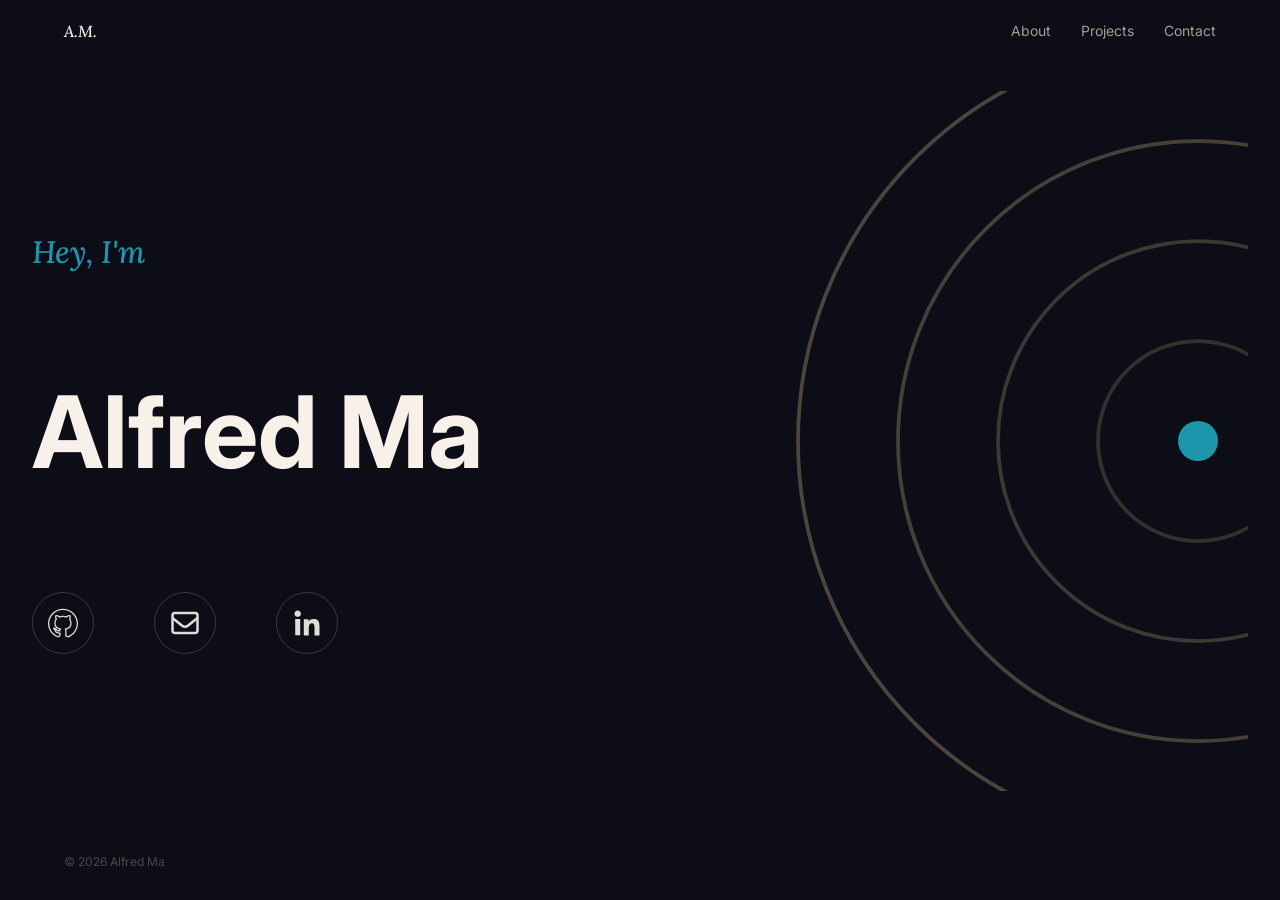
<file: index.html>
<!DOCTYPE html>
<html lang="en">
    <head>
        <meta charset="UTF-8">
        <meta name="viewport" content="initial-scale=1, width=device-width">

        <link rel="stylesheet" href="css/style.css">

        <title>Alfred Ma</title>

    </head>

    <body>
        <nav class="nav__base">
            <div class="nav__container">
                <a class="nav__brand" href="index.html">A.M.</a>  
                <div class="nav__menu">
                    <ul>
                        <li><a class="nav__item" href="about.html">About</a></li>
                        <li><a class="nav__item" href="projects.html">Projects</a></li>
                        <li><a class="nav__item" href="contact.html">Contact</a></li>
                    </ul>
                </div>
                <button aria-label="Open menu" aria-expanded="false" class="nav__button">
                    <span></span>
                    <span></span>
                    <span></span>
                </button>  
            </div>
        </nav>

        <main class="index__base">
            <div class="index__left">
                <p class="intro">Hey, I'm</p>
                <h1 class="headline">Alfred Ma</h1>
                <div class="index__info"> 
                    <a class="icon__button" href="https://github.com/am-1010">
                        <svg class="github" viewBox="0 0 24 24">
                            <path xmlns="http://www.w3.org/2000/svg" fill-rule="evenodd" clip-rule="evenodd" d="M12 1.54545C5.94479 1.54545 1.04348 6.42167 1.04348 12.4277C1.04348 16.8374 3.6861 20.6328 7.4903 22.3403C7.88799 22.5188 8.27744 22.4482 8.58123 22.2205C8.89257 21.9871 9.11323 21.5853 9.11323 21.1128V20.5426L7.75618 20.3588C7.74631 20.3575 7.73648 20.3559 7.72671 20.354C6.97768 20.2083 6.47304 19.9453 6.10316 19.5662C5.7917 19.247 5.60192 18.8646 5.44107 18.5405C5.42204 18.5022 5.40342 18.4647 5.38505 18.4282C5.18145 18.0236 5.03633 17.7364 4.89784 17.5171C4.76321 17.304 4.65787 17.1937 4.55411 17.1249C4.28955 16.9497 4.03631 16.6531 4.03631 16.2816C4.03631 16.0778 4.1185 15.8695 4.29663 15.722C4.46448 15.583 4.66637 15.5395 4.84185 15.5395C5.06432 15.5395 5.27305 15.6076 5.44732 15.6858C5.6254 15.7657 5.80173 15.8721 5.96683 15.9821C6.36867 16.25 6.76495 16.5675 7.10004 16.9576C7.44896 17.3638 7.69554 17.6224 8.06841 17.6753C8.37359 17.7186 8.68574 17.7199 8.92914 17.7088C8.93981 17.651 8.95288 17.5898 8.96889 17.5263C8.99766 17.4123 9.03798 17.2829 9.09513 17.149C8.81903 17.0842 8.51955 16.9997 8.21846 16.8929C7.56371 16.6607 6.83548 16.3005 6.34535 15.7526C5.80695 15.1508 5.47376 14.6145 5.28766 13.9858C5.10653 13.3739 5.07692 12.7113 5.07692 11.8945C5.07692 10.6456 5.61813 9.59213 6.02356 9.03344C5.89031 8.60808 5.7509 8.05573 5.68912 7.53172C5.65119 7.20991 5.63878 6.86932 5.68999 6.56435C5.73929 6.27079 5.86521 5.91105 6.19386 5.69335C6.51135 5.48304 6.88251 5.49165 7.17256 5.54637C7.47424 5.60328 7.78715 5.72824 8.07491 5.87064C8.5435 6.10253 9.00981 6.41322 9.35917 6.67557C9.96146 6.49867 11.0262 6.27125 11.9886 6.25009C11.9962 6.24993 12.0038 6.24993 12.0114 6.25009C12.9746 6.27127 13.9923 6.49865 14.5789 6.67472C14.9281 6.41255 15.3939 6.10228 15.862 5.87064C16.1498 5.72824 16.4627 5.60328 16.7644 5.54637C17.0544 5.49165 17.4256 5.48304 17.7431 5.69335C18.0717 5.91105 18.1976 6.27079 18.2469 6.56435C18.2981 6.86932 18.2857 7.20991 18.2478 7.53172C18.186 8.05573 18.0466 8.60808 17.9134 9.03344C18.3188 9.59213 18.86 10.6456 18.86 11.8945C18.86 12.7113 18.8304 13.3739 18.6493 13.9858C18.4632 14.6145 18.13 15.1508 17.5916 15.7526C17.1015 16.3005 16.3732 16.6607 15.7185 16.8929C15.3488 17.024 14.9816 17.1215 14.6571 17.1902C14.78 17.562 14.8237 17.863 14.8237 18.0357V21.1255C14.8237 21.5964 15.043 21.9975 15.3532 22.2314C15.656 22.4598 16.0446 22.5319 16.4424 22.3567C20.2814 20.6648 22.9565 16.8603 22.9565 12.4277C22.9565 6.42167 18.0552 1.54545 12 1.54545ZM9.47621 18.7103C9.21695 18.7474 9.47471 18.7106 9.47471 18.7106L9.47202 18.7109L9.46363 18.7121L9.43515 18.7157C9.41116 18.7187 9.37728 18.7227 9.33492 18.727C9.25033 18.7356 9.13113 18.7458 8.98854 18.7526C8.70624 18.766 8.31904 18.7667 7.92203 18.7104C7.13052 18.598 6.65046 18.0378 6.33885 17.6742C6.32876 17.6624 6.31886 17.6509 6.30913 17.6395C6.20907 17.523 6.09953 17.4125 5.98201 17.307C6.08533 17.4975 6.19176 17.709 6.3068 17.9376L6.31681 17.9575C6.33465 17.993 6.35183 18.0273 6.36849 18.0605C6.54298 18.4089 6.65892 18.6403 6.8493 18.8354C7.03478 19.0255 7.32532 19.2089 7.91124 19.3249L9.70488 19.5678C9.96366 19.6029 10.1567 19.8242 10.1567 20.0858V21.1128C10.1567 21.9133 9.78216 22.6259 9.2064 23.0575C8.62309 23.4948 7.83355 23.64 7.06368 23.2944C2.90196 21.4265 0 17.2686 0 12.4277C0 5.83613 5.37667 0.5 12 0.5C18.6233 0.5 24 5.83613 24 12.4277C24 17.2954 21.0612 21.4633 16.8625 23.3136C16.0929 23.6528 15.3063 23.5045 14.7257 23.0667C14.1525 22.6344 13.7802 21.9234 13.7802 21.1255V18.0357C13.7802 17.9657 13.7313 17.5614 13.4577 17.0177C13.3807 16.8647 13.3834 16.6837 13.4649 16.5331C13.5465 16.3826 13.6965 16.2816 13.8664 16.2628C14.2086 16.225 14.787 16.1142 15.3703 15.9074C15.9643 15.6967 16.4974 15.4094 16.8145 15.0549C17.2852 14.5287 17.5196 14.1251 17.6489 13.6885C17.7831 13.2351 17.8165 12.7071 17.8165 11.8945C17.8165 10.7538 17.2169 9.79498 16.9407 9.48618C16.8134 9.34393 16.7737 9.14346 16.8372 8.96333C16.9762 8.56877 17.147 7.95628 17.2115 7.4091C17.244 7.13351 17.2458 6.90386 17.2179 6.7378C17.1992 6.6261 17.1738 6.57992 17.1641 6.56531C17.1461 6.56043 17.087 6.54932 16.9575 6.57376C16.7872 6.60589 16.5703 6.68615 16.3241 6.80799C15.8345 7.05026 15.3246 7.40853 15.0077 7.66438C14.8659 7.77889 14.6747 7.81099 14.5034 7.74908C14.1011 7.60372 13.0026 7.31957 12 7.29555C10.9929 7.31966 9.8314 7.60534 9.43357 7.74908C9.26222 7.81099 9.07104 7.77889 8.92921 7.66438C8.6123 7.40853 8.1024 7.05026 7.61281 6.80799C7.3666 6.68615 7.14974 6.60589 6.97947 6.57376C6.84991 6.54932 6.79082 6.56043 6.77288 6.56531C6.76313 6.57992 6.73777 6.6261 6.71901 6.7378C6.69113 6.90386 6.69291 7.13351 6.7254 7.4091C6.7899 7.95628 6.96075 8.56877 7.09974 8.96333C7.16319 9.14346 7.12352 9.34393 6.99626 9.48618C6.72 9.79498 6.1204 10.7538 6.1204 11.8945C6.1204 12.7071 6.15386 13.2351 6.28807 13.6885C6.4173 14.1251 6.65172 14.5287 7.1224 15.0549C7.43953 15.4094 7.97265 15.6967 8.56664 15.9074C9.14989 16.1142 9.72837 16.225 10.0705 16.2628C10.2856 16.2865 10.4637 16.4408 10.5182 16.6505C10.5728 16.8602 10.4925 17.082 10.3165 17.2079C10.1511 17.3261 10.0423 17.5378 9.98056 17.7825C9.95142 17.898 9.93711 18.0043 9.93027 18.0813C9.92688 18.1194 9.92543 18.1492 9.92481 18.1679L9.92437 18.1869C9.92729 18.4492 9.73547 18.6733 9.47621 18.7103Z"/>
                        </svg>
                    </a>
                    <a class="icon__button" href="mailto:alfred1010ma@gmail.com">
                        <svg class="email" viewBox="0 0 24 24">
                            <path xmlns="http://www.w3.org/2000/svg" d="M2 6C2 4.89543 2.89543 4 4 4H20C21.1046 4 22 4.89543 22 6V18C22 19.1046 21.1046 20 20 20H4C2.89543 20 2 19.1046 2 18V6Z" stroke-width="2" stroke-linecap="round" stroke-linejoin="round"/>
                            <path xmlns="http://www.w3.org/2000/svg" d="M2 8L9.50122 14.001C10.9621 15.1697 13.0379 15.1697 14.4988 14.001L22 8" stroke-width="2" stroke-linejoin="round"/>
                        </svg>
                    </a>
                    <a class="icon__button" href="https://www.linkedin.com/in/alfred-ma/">
                        <svg class="linkedin" viewBox="0 0 24 24">
                            <path xmlns="http://www.w3.org/2000/svg" fill-rule="evenodd" clip-rule="evenodd" d="M9.42857 8.96884H13.1429V10.8193C13.6783 9.75524 15.0503 8.79887 17.1114 8.79887C21.0623 8.79887 22 10.9167 22 14.8028V22H18V15.6878C18 13.4748 17.4646 12.2266 16.1029 12.2266C14.2143 12.2266 13.4286 13.5722 13.4286 15.6878V22H9.42857V8.96884ZM2.57143 21.83H6.57143V8.79887H2.57143V21.83ZM7.14286 4.54958C7.14286 4.88439 7.07635 5.21593 6.94712 5.52526C6.81789 5.83458 6.62848 6.11565 6.3897 6.3524C6.15092 6.58915 5.86745 6.77695 5.55547 6.90508C5.24349 7.0332 4.90911 7.09915 4.57143 7.09915C4.23374 7.09915 3.89937 7.0332 3.58739 6.90508C3.27541 6.77695 2.99193 6.58915 2.75315 6.3524C2.51437 6.11565 2.32496 5.83458 2.19574 5.52526C2.06651 5.21593 2 4.88439 2 4.54958C2 3.87339 2.27092 3.22489 2.75315 2.74675C3.23539 2.26862 3.88944 2 4.57143 2C5.25341 2 5.90747 2.26862 6.3897 2.74675C6.87194 3.22489 7.14286 3.87339 7.14286 4.54958Z"/>
                        </svg>
                    </a>
                </div>
            </div>
            
            <div class="index__right">
                <!-- Big SVG image -->
                <svg class="index__art" viewBox="0 0 280 280">
                    <circle class="ring4" cx="260" cy="140" r="40"/>
                    <circle class="ring3" cx="260" cy="140" r="80"/>
                    <circle class="ring2" cx="260" cy="140" r="120"/>
                    <circle class="ring1" cx="260" cy="140" r="160"/>
                    <circle class="ring__center" cx="260" cy="140" r="8"/>
                </svg>
            </div>
        </main>

        <footer class="footer__base">
            <p class="footer">© 2026 Alfred Ma</p>
        </footer>

        <script src="js/main.js"></script>
    </body>
</html>
</file>
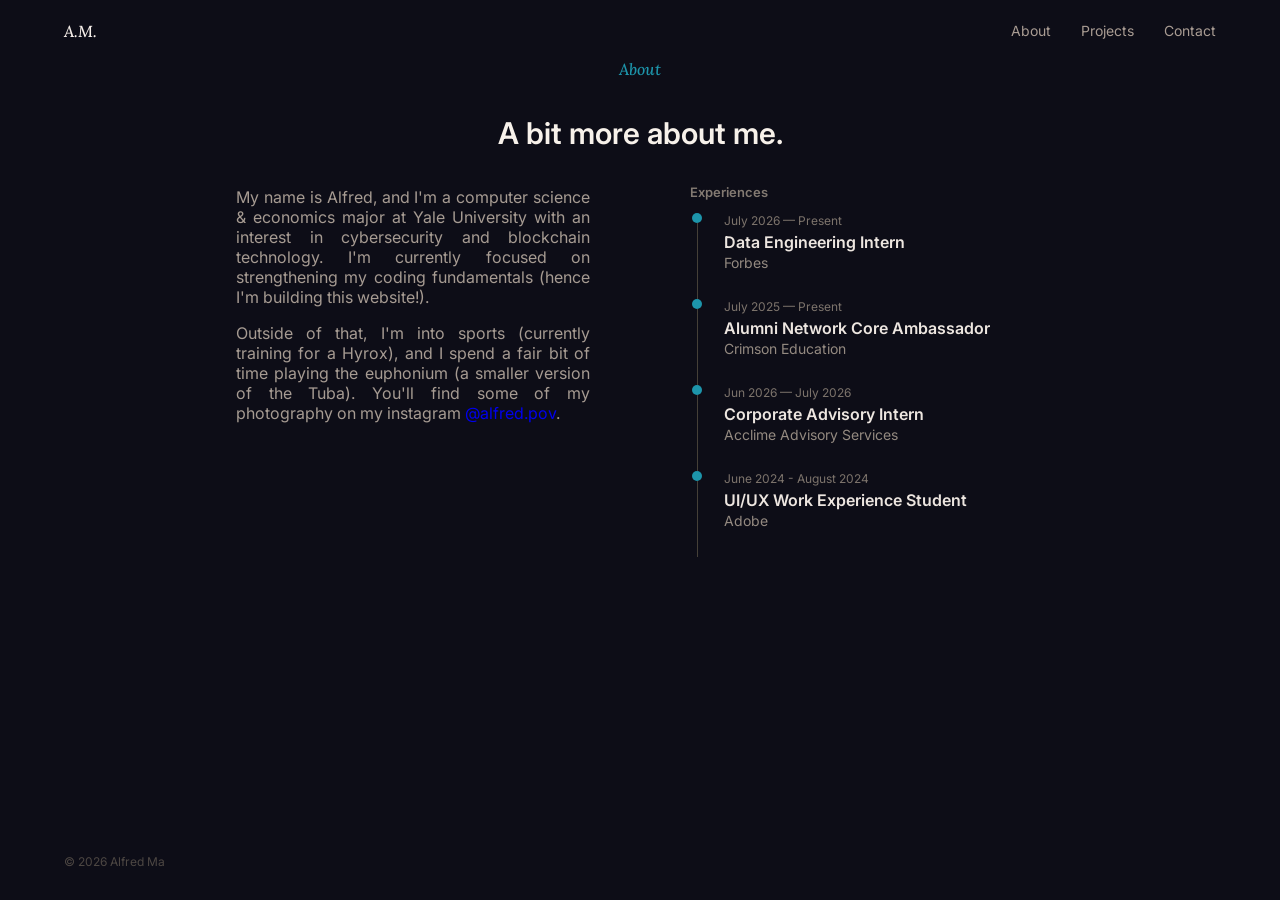
<file: about.html>
<!DOCTYPE html>
<html lang="en">
    <head>
        <meta charset="UTF-8">
        <meta name="viewport" content="initial-scale=1, width=device-width">

        <link rel="stylesheet" href="css/style.css">

        <title>Alfred Ma</title>

    </head>

    <body>
        <nav class="nav__base">
            <div class="nav__container">
                <a class="nav__brand" href="index.html">A.M.</a>
                <div class="nav__menu">
                    <ul>
                        <li><a class="nav__item" href="about.html">About</a></li>
                        <li><a class="nav__item" href="projects.html">Projects</a></li>
                        <li><a class="nav__item" href="contact.html">Contact</a></li>
                    </ul>
                </div>
                <button aria-label="Open menu" aria-expanded="false" class="nav__button">
                    <span></span>
                    <span></span>
                    <span></span>
                </button>
            </div>
        </nav>

        <main class="about__base">
            <div class="template__top">
                <!-- Headshot to be added later -->
                <img/>
                <p class="template__intro">About</p>
                <h1 class="template__headline">A bit more about me.</h1>
            </div>

            <div class="about__bottom">
                <div class="about__paragraph">
                    <p>My name is Alfred, and I'm a computer science & economics major at Yale University with an interest in cybersecurity and blockchain technology. I'm currently focused on strengthening my coding fundamentals (hence I'm building this website!).</p>
                    <p>Outside of that, I'm into sports (currently training for a Hyrox), and I spend a fair bit of time playing the euphonium (a smaller version of the Tuba). You'll find some of my photography on my instagram <a href="https://www.instagram.com/alfred.pov/?hl=en">@alfred.pov</a>.</p>
                </div>

                <div class="about__experience">
                    <div class="about__experience__header">
                        <p>Experiences</p>
                    </div>

                    <div class="about__experience__block">
                        <div class="about__experience__timeline">
                            <!-- Circle -->
                            <div class="about__experience__circle"></div>
                            <!-- Line -->
                            <div class="about__experience__line"></div>
                        </div>
                        <div class="about__experience__info">
                            <!-- Period -->
                            <div class="about__experience__period">July 2026 — Present</div>
                            <!-- Title -->
                            <div class="about__experience__title">Data Engineering Intern</div>
                            <!-- Company Name -->
                            <div class="about__experience__company">Forbes</div>
                        </div>
                    </div>

                    <div class="about__experience__block">
                        <div class="about__experience__timeline">
                            <!-- Circle -->
                            <div class="about__experience__circle"></div>
                            <!-- Line -->
                            <div class="about__experience__line"></div>
                        </div>
                        <div class="about__experience__info">
                            <!-- Period -->
                            <div class="about__experience__period">July 2025 — Present</div>
                            <!-- Title -->
                            <div class="about__experience__title">Alumni Network Core Ambassador</div>
                            <!-- Company Name -->
                            <div class="about__experience__company">Crimson Education</div>
                        </div>
                    </div>

                    <div class="about__experience__block">
                        <div class="about__experience__timeline">
                            <!-- Circle -->
                            <div class="about__experience__circle"></div>
                            <!-- Line -->
                            <div class="about__experience__line"></div>
                        </div>
                        <div class="about__experience__info">
                            <!-- Period -->
                            <div class="about__experience__period">Jun 2026 — July 2026</div>
                            <!-- Title -->
                            <div class="about__experience__title">Corporate Advisory Intern</div>
                            <!-- Company Name -->
                            <div class="about__experience__company">Acclime Advisory Services</div>
                        </div>
                    </div>

                    <div class="about__experience__block">
                        <div class="about__experience__timeline">
                            <!-- Circle -->
                            <div class="about__experience__circle"></div>
                            <!-- Line -->
                            <div class="about__experience__line"></div>
                        </div>
                        <div class="about__experience__info">
                            <!-- Period -->
                            <div class="about__experience__period">June 2024 - August 2024</div>
                            <!-- Title -->
                            <div class="about__experience__title">UI/UX Work Experience Student</div>
                            <!-- Company Name -->
                            <div class="about__experience__company">Adobe</div>
                        </div>
                    </div>
                </div>
            </div>
        </main>

        <footer class="footer__base">
            <p class="footer">© 2026 Alfred Ma</p>
        </footer>

        <script src="js/main.js"></script>
    </body>
</html>
</file>
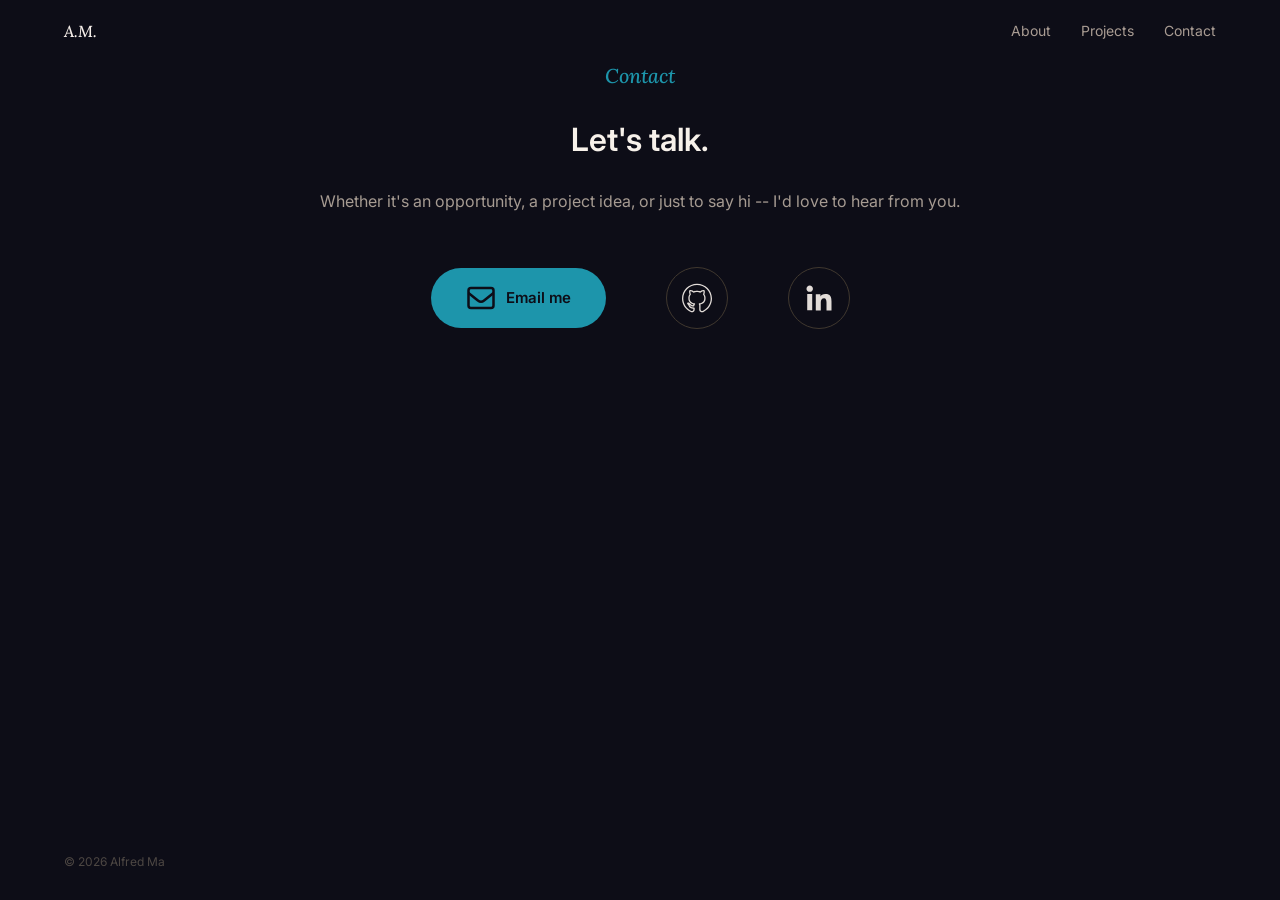
<file: contact.html>
<!DOCTYPE html>
<html lang="en">
    <head>
        <meta charset="UTF-8">
        <meta name="viewport" content="initial-scale=1, width=device-width">

        <link rel="stylesheet" href="css/style.css">

        <title>Alfred Ma</title>

    </head>

    <body>
        <nav class="nav__base">
            <div class="nav__container">
                <a class="nav__brand" href="index.html">A.M.</a>
                <div class="nav__menu">
                    <ul>
                        <li><a class="nav__item" href="about.html">About</a></li>
                        <li><a class="nav__item" href="projects.html">Projects</a></li>
                        <li><a class="nav__item" href="contact.html">Contact</a></li>
                    </ul>
                </div>
                <button aria-label="Open menu" aria-expanded="false" class="nav__button">
                    <span></span>
                    <span></span>
                    <span></span>
                </button>
            </div>
        </nav>

        <main class="contact__base">
            <div class="contact__top">
                <p class="contact__title">Contact</p>
                <p class="contact__header">Let's talk.</p>
                <p class="contact__description">Whether it's an opportunity, a project idea, or just to say hi -- I'd love to hear from you.</p>
            </div>
            
            <div class="contact__bottom">
                <a class="contact__email" href="mailto:alfred1010ma@gmail.com">
                    <svg class="email__contact" viewBox="0 0 24 24">
                        <path xmlns="http://www.w3.org/2000/svg" d="M2 6C2 4.89543 2.89543 4 4 4H20C21.1046 4 22 4.89543 22 6V18C22 19.1046 21.1046 20 20 20H4C2.89543 20 2 19.1046 2 18V6Z" stroke-width="2" stroke-linecap="round" stroke-linejoin="round"/>
                        <path xmlns="http://www.w3.org/2000/svg" d="M2 8L9.50122 14.001C10.9621 15.1697 13.0379 15.1697 14.4988 14.001L22 8" stroke-width="2" stroke-linejoin="round"/>
                    </svg>
                    <p>Email me</p>
                </a>
                
                <a class="icon__button" href="https://github.com/am-1010">
                    <svg class="github" viewBox="0 0 24 24">
                        <path xmlns="http://www.w3.org/2000/svg" fill-rule="evenodd" clip-rule="evenodd" d="M12 1.54545C5.94479 1.54545 1.04348 6.42167 1.04348 12.4277C1.04348 16.8374 3.6861 20.6328 7.4903 22.3403C7.88799 22.5188 8.27744 22.4482 8.58123 22.2205C8.89257 21.9871 9.11323 21.5853 9.11323 21.1128V20.5426L7.75618 20.3588C7.74631 20.3575 7.73648 20.3559 7.72671 20.354C6.97768 20.2083 6.47304 19.9453 6.10316 19.5662C5.7917 19.247 5.60192 18.8646 5.44107 18.5405C5.42204 18.5022 5.40342 18.4647 5.38505 18.4282C5.18145 18.0236 5.03633 17.7364 4.89784 17.5171C4.76321 17.304 4.65787 17.1937 4.55411 17.1249C4.28955 16.9497 4.03631 16.6531 4.03631 16.2816C4.03631 16.0778 4.1185 15.8695 4.29663 15.722C4.46448 15.583 4.66637 15.5395 4.84185 15.5395C5.06432 15.5395 5.27305 15.6076 5.44732 15.6858C5.6254 15.7657 5.80173 15.8721 5.96683 15.9821C6.36867 16.25 6.76495 16.5675 7.10004 16.9576C7.44896 17.3638 7.69554 17.6224 8.06841 17.6753C8.37359 17.7186 8.68574 17.7199 8.92914 17.7088C8.93981 17.651 8.95288 17.5898 8.96889 17.5263C8.99766 17.4123 9.03798 17.2829 9.09513 17.149C8.81903 17.0842 8.51955 16.9997 8.21846 16.8929C7.56371 16.6607 6.83548 16.3005 6.34535 15.7526C5.80695 15.1508 5.47376 14.6145 5.28766 13.9858C5.10653 13.3739 5.07692 12.7113 5.07692 11.8945C5.07692 10.6456 5.61813 9.59213 6.02356 9.03344C5.89031 8.60808 5.7509 8.05573 5.68912 7.53172C5.65119 7.20991 5.63878 6.86932 5.68999 6.56435C5.73929 6.27079 5.86521 5.91105 6.19386 5.69335C6.51135 5.48304 6.88251 5.49165 7.17256 5.54637C7.47424 5.60328 7.78715 5.72824 8.07491 5.87064C8.5435 6.10253 9.00981 6.41322 9.35917 6.67557C9.96146 6.49867 11.0262 6.27125 11.9886 6.25009C11.9962 6.24993 12.0038 6.24993 12.0114 6.25009C12.9746 6.27127 13.9923 6.49865 14.5789 6.67472C14.9281 6.41255 15.3939 6.10228 15.862 5.87064C16.1498 5.72824 16.4627 5.60328 16.7644 5.54637C17.0544 5.49165 17.4256 5.48304 17.7431 5.69335C18.0717 5.91105 18.1976 6.27079 18.2469 6.56435C18.2981 6.86932 18.2857 7.20991 18.2478 7.53172C18.186 8.05573 18.0466 8.60808 17.9134 9.03344C18.3188 9.59213 18.86 10.6456 18.86 11.8945C18.86 12.7113 18.8304 13.3739 18.6493 13.9858C18.4632 14.6145 18.13 15.1508 17.5916 15.7526C17.1015 16.3005 16.3732 16.6607 15.7185 16.8929C15.3488 17.024 14.9816 17.1215 14.6571 17.1902C14.78 17.562 14.8237 17.863 14.8237 18.0357V21.1255C14.8237 21.5964 15.043 21.9975 15.3532 22.2314C15.656 22.4598 16.0446 22.5319 16.4424 22.3567C20.2814 20.6648 22.9565 16.8603 22.9565 12.4277C22.9565 6.42167 18.0552 1.54545 12 1.54545ZM9.47621 18.7103C9.21695 18.7474 9.47471 18.7106 9.47471 18.7106L9.47202 18.7109L9.46363 18.7121L9.43515 18.7157C9.41116 18.7187 9.37728 18.7227 9.33492 18.727C9.25033 18.7356 9.13113 18.7458 8.98854 18.7526C8.70624 18.766 8.31904 18.7667 7.92203 18.7104C7.13052 18.598 6.65046 18.0378 6.33885 17.6742C6.32876 17.6624 6.31886 17.6509 6.30913 17.6395C6.20907 17.523 6.09953 17.4125 5.98201 17.307C6.08533 17.4975 6.19176 17.709 6.3068 17.9376L6.31681 17.9575C6.33465 17.993 6.35183 18.0273 6.36849 18.0605C6.54298 18.4089 6.65892 18.6403 6.8493 18.8354C7.03478 19.0255 7.32532 19.2089 7.91124 19.3249L9.70488 19.5678C9.96366 19.6029 10.1567 19.8242 10.1567 20.0858V21.1128C10.1567 21.9133 9.78216 22.6259 9.2064 23.0575C8.62309 23.4948 7.83355 23.64 7.06368 23.2944C2.90196 21.4265 0 17.2686 0 12.4277C0 5.83613 5.37667 0.5 12 0.5C18.6233 0.5 24 5.83613 24 12.4277C24 17.2954 21.0612 21.4633 16.8625 23.3136C16.0929 23.6528 15.3063 23.5045 14.7257 23.0667C14.1525 22.6344 13.7802 21.9234 13.7802 21.1255V18.0357C13.7802 17.9657 13.7313 17.5614 13.4577 17.0177C13.3807 16.8647 13.3834 16.6837 13.4649 16.5331C13.5465 16.3826 13.6965 16.2816 13.8664 16.2628C14.2086 16.225 14.787 16.1142 15.3703 15.9074C15.9643 15.6967 16.4974 15.4094 16.8145 15.0549C17.2852 14.5287 17.5196 14.1251 17.6489 13.6885C17.7831 13.2351 17.8165 12.7071 17.8165 11.8945C17.8165 10.7538 17.2169 9.79498 16.9407 9.48618C16.8134 9.34393 16.7737 9.14346 16.8372 8.96333C16.9762 8.56877 17.147 7.95628 17.2115 7.4091C17.244 7.13351 17.2458 6.90386 17.2179 6.7378C17.1992 6.6261 17.1738 6.57992 17.1641 6.56531C17.1461 6.56043 17.087 6.54932 16.9575 6.57376C16.7872 6.60589 16.5703 6.68615 16.3241 6.80799C15.8345 7.05026 15.3246 7.40853 15.0077 7.66438C14.8659 7.77889 14.6747 7.81099 14.5034 7.74908C14.1011 7.60372 13.0026 7.31957 12 7.29555C10.9929 7.31966 9.8314 7.60534 9.43357 7.74908C9.26222 7.81099 9.07104 7.77889 8.92921 7.66438C8.6123 7.40853 8.1024 7.05026 7.61281 6.80799C7.3666 6.68615 7.14974 6.60589 6.97947 6.57376C6.84991 6.54932 6.79082 6.56043 6.77288 6.56531C6.76313 6.57992 6.73777 6.6261 6.71901 6.7378C6.69113 6.90386 6.69291 7.13351 6.7254 7.4091C6.7899 7.95628 6.96075 8.56877 7.09974 8.96333C7.16319 9.14346 7.12352 9.34393 6.99626 9.48618C6.72 9.79498 6.1204 10.7538 6.1204 11.8945C6.1204 12.7071 6.15386 13.2351 6.28807 13.6885C6.4173 14.1251 6.65172 14.5287 7.1224 15.0549C7.43953 15.4094 7.97265 15.6967 8.56664 15.9074C9.14989 16.1142 9.72837 16.225 10.0705 16.2628C10.2856 16.2865 10.4637 16.4408 10.5182 16.6505C10.5728 16.8602 10.4925 17.082 10.3165 17.2079C10.1511 17.3261 10.0423 17.5378 9.98056 17.7825C9.95142 17.898 9.93711 18.0043 9.93027 18.0813C9.92688 18.1194 9.92543 18.1492 9.92481 18.1679L9.92437 18.1869C9.92729 18.4492 9.73547 18.6733 9.47621 18.7103Z"/>
                    </svg>
                </a>
        
                <a class="icon__button" href="https://www.linkedin.com/in/alfred-ma/">
                    <svg class="linkedin" viewBox="0 0 24 24">
                        <path xmlns="http://www.w3.org/2000/svg" fill-rule="evenodd" clip-rule="evenodd" d="M9.42857 8.96884H13.1429V10.8193C13.6783 9.75524 15.0503 8.79887 17.1114 8.79887C21.0623 8.79887 22 10.9167 22 14.8028V22H18V15.6878C18 13.4748 17.4646 12.2266 16.1029 12.2266C14.2143 12.2266 13.4286 13.5722 13.4286 15.6878V22H9.42857V8.96884ZM2.57143 21.83H6.57143V8.79887H2.57143V21.83ZM7.14286 4.54958C7.14286 4.88439 7.07635 5.21593 6.94712 5.52526C6.81789 5.83458 6.62848 6.11565 6.3897 6.3524C6.15092 6.58915 5.86745 6.77695 5.55547 6.90508C5.24349 7.0332 4.90911 7.09915 4.57143 7.09915C4.23374 7.09915 3.89937 7.0332 3.58739 6.90508C3.27541 6.77695 2.99193 6.58915 2.75315 6.3524C2.51437 6.11565 2.32496 5.83458 2.19574 5.52526C2.06651 5.21593 2 4.88439 2 4.54958C2 3.87339 2.27092 3.22489 2.75315 2.74675C3.23539 2.26862 3.88944 2 4.57143 2C5.25341 2 5.90747 2.26862 6.3897 2.74675C6.87194 3.22489 7.14286 3.87339 7.14286 4.54958Z"/>
                    </svg>
                </a>
            </div>
        </main>

        <footer class="footer__base">
            <p class="footer">© 2026 Alfred Ma</p>
        </footer>

        <script src="js/main.js"></script>
    </body>
</html>
</file>
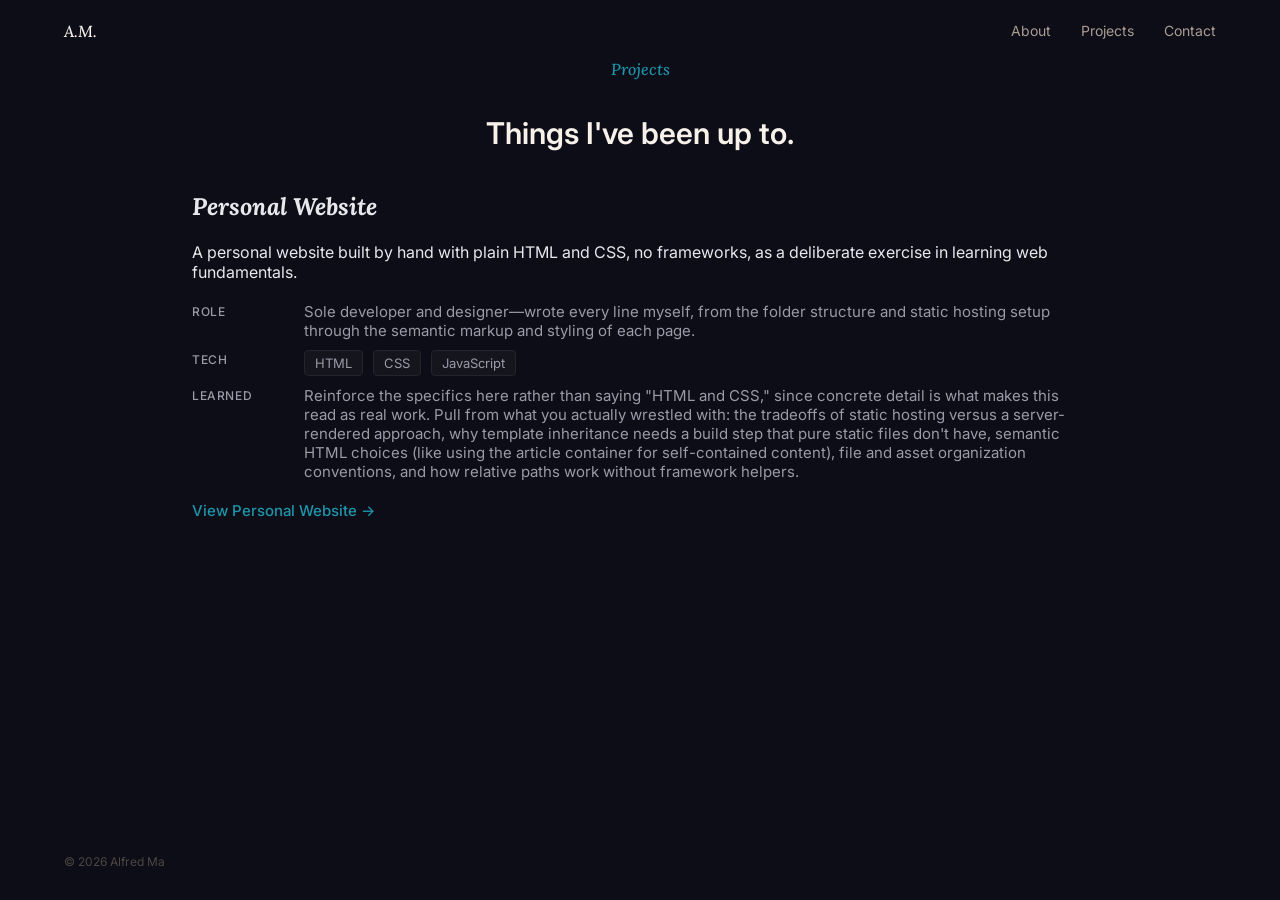
<file: projects.html>
<!DOCTYPE html>
<html lang="en">
    <head>
        <meta charset="UTF-8">
        <meta name="viewport" content="initial-scale=1, width=device-width">

        <link rel="stylesheet" href="css/style.css">

        <title>Alfred Ma</title>
    </head>

    <body>
        <nav class="nav__base">
            <div class="nav__container">
                <a class="nav__brand" href="index.html">A.M.</a>
                <div class="nav__menu">
                    <ul>
                        <li><a class="nav__item" href="about.html">About</a></li>
                        <li><a class="nav__item" href="projects.html">Projects</a></li>
                        <li><a class="nav__item" href="contact.html">Contact</a></li>
                    </ul>
                </div>
                <button aria-label="Open menu" aria-expanded="false" class="nav__button">
                    <span></span>
                    <span></span>
                    <span></span>
                </button>
            </div>
        </nav>

        <main class="projects__base">
            <div class="template__top">
                <p class="template__intro">Projects</p>
                <h1 class="template__headline">Things I've been up to.</h1>
            </div>

            <div class="template__bottom">
                <ul class="project__list">
                    <li>
                        <article class="project__card">
                            <h2 class="project__title">Personal Website</h2>

                            <p class="project__summary"> A personal website built by hand with plain HTML and CSS, no frameworks, as a deliberate exercise in learning web fundamentals.</p>

                            <dl class="project__details">
                                <dt>Role</dt>
                                <dd>Sole developer and designer—wrote every line myself, from the folder structure and static hosting setup through the semantic markup and styling of each page.</dd>

                                <dt>Tech</dt>
                                <dd>
                                    <ul class="project__tech__list">
                                        <li>HTML</li>
                                        <li>CSS</li>
                                        <li>JavaScript</li>
                                    </ul>
                                </dd>

                                <dt>Learned</dt>
                                <dd>Reinforce the specifics here rather than saying "HTML and CSS," since concrete detail is what makes this read as real work. Pull from what you actually wrestled with: the tradeoffs of static hosting versus a server-rendered approach, why template inheritance needs a build step that pure static files don't have, semantic HTML choices (like using the article container for self-contained content), file and asset organization conventions, and how relative paths work without framework helpers.</dd>
                            </dl>

                            <a class="project__link" href="https://github.com/am-1010/am-1010.github.io">View Personal Website &rarr;</a>
                        </article>
                    </li>
                </ul>
            </div>
        </main>

        <footer class="footer__base">
            <p class="footer">© 2026 Alfred Ma</p>
        </footer>

        <script src="js/main.js"></script>
    </body>
</html>
</file>
<file: css/style.css>
@import url('https://fonts.googleapis.com/css2?family=Lora:ital,wght@0,400..700;1,400..700&display=swap');
@import url('https://fonts.googleapis.com/css2?family=Inter:ital,opsz,wght@0,14..32,100..900;1,14..32,100..900&display=swap');


a {
    text-decoration: none;
}

body {
    display: flex;
    flex-direction: column;
    background-color: #0D0D17;
    margin: 0;
    min-height: 100vh;
}

.about__base {
    display: flex;
    flex-direction: column;
    flex: 1;
    min-height: 0;
}

.about__bottom {
    display: grid;
    grid-template-columns: 1fr 1fr;
    gap: 100px;
}

.about__experience {
    display: flex;
    flex-direction: column;
    align-items: flex-start;
}

.about__experience__block {
    display: flex;
    gap: 20px;
}

.about__experience__company {
    font-family: 'Inter', sans-serif;
    font-size: 14px;
    font-weight: 400;
    color: #948A81;
    margin-top: 2px;
}

.about__experience__circle {
    width: 10px;
    height: 10px;
    border-radius: 999px;
    background: #1D95AB;
    flex: none; 
}

.about__experience__header {
    font-family: 'Inter', sans-serif;
    font-size: 13px;
    font-weight: 600;
    color: #837A72;
}

.about__experience__info {
    padding-bottom:28px;
}

.about__experience__line {
    width: 1px;
    flex: 1;
    background: #454038;
}

.about__experience__period {
    font-family: 'Inter', sans-serif;
    font-size: 12px;
    font-weight: 400;
    color: #7D746C;
    margin-bottom:4px;
}

.about__experience__timeline {
    display: flex;
    flex-direction: column;
    align-items: center;
    width: 14px;
}

.about__experience__title {
    font-family: 'Inter', sans-serif;
    font-size: 16px;
    font-weight: 600;
    color: #EDE6E0;
}

.about__info {
    display: flex;
    flex-direction: column;
}

.about__paragraph {
    color: #A69B92;
    font-family: 'Inter', sans-serif;
    font-size: 16px;
    font-weight: 400;
    text-align: justify;
    margin-left: 40%;
    max-width: 50ch;
}

.projects__base {
    display: flex;
    flex-direction: column;
    align-items: center;
    flex: 1;
    min-height: 0;
}

.contact__base {
    display: flex;
    flex-direction: column;
    align-items: center;
    gap: 40px;
    flex: 1;
    min-height: 0;
}

.contact__bottom {
    display: flex;
    flex-direction: row;
    align-items: center;
    justify-content: center;
    gap: 60px
}

.contact__description {
    color: #A69B92;
    font-family: 'Inter', sans-serif;
    font-size: 16px;
    font-weight: 400;
    text-align: center;
}

.contact__email {
    display: flex;
    flex-direction: row;
    color: #0D0D17;
    background-color: #1D95AB;
    font-family: 'Inter', sans-serif;
    font-size: 15px;
    font-weight: 600;
    gap: 10px;
    align-items: center;
    justify-content: center;
    border-radius: 999px;
    width: 175px;
    height: 60px;
}

.contact__header {
    color: #F7F1EA;
    font-family: 'Inter', sans-serif;
    font-size: 32px;
    font-weight: 600;
    text-align: center;
}

.contact__title {
    color: #1D95AB;
    font-family: 'Lora', sans-serif;
    font-size: 20px;
    font-weight: 500;
    font-style: italic;
    text-align: center;
}

.email {
    stroke: #E2DCD8;
    fill: #0D0D17;
    width: 30px;
    height: 30px;
}

.email__contact {
    stroke: #0D0D17;
    fill: #1D95AB;
    width: 30px;
    height: 30px;
}

.footer {
    color: #4D4743;
    font-family: 'Inter', sans-serif;
    font-size: 12px;
    margin-left: 5%;
}

.footer__base {
    display: flex;
    justify-content: flex-start;
    margin-bottom: 2.1vh;
}

.github {
    fill: #E2DCD8;
    width: 30px;
    height: 30px;
}

.headline {
    color: #F7F1EA;
    font-family: 'Inter', sans-serif;
    font-style: bold;
    font-size: 100px;
    margin: 0;
}

.icon__button {
    background-color: #0D0D17;
    border: 1px solid #40382F;
    color: #50453D;
    display: flex;
    align-items: center;
    justify-content: center;
    border-radius: 50%;
    width: 60px;
    height: 60px;
}

.index__art {
    background-color: #0D0D17;
    width: 100%;
    height: 100%;
    max-height: 85vh;
}

.index__base {
    display: flex;
    justify-content: space-around;
    align-items: center;
    flex: 1;
    min-height: 0;
}

.index__info {
    display: flex;
    justify-content: flex-start;
    align-content: center;
    gap: 60px;
}

.index__left {
    display: flex;
    flex-direction: column;
    gap: 100px;
}

.index__right {
    width: 700px;
    height: 80%;
    flex-shrink: 0;
}

.intro {
    color: #1D95AB;
    font-family: 'Lora', sans-serif;
    font-style: italic;
    font-size: 31px;
    font-weight: 500;
    margin: 0;
}

.linkedin {
    fill: #E2DCD8;
    width: 30px;
    height: 30px;
}

.nav__base {
    margin-top: 2.1vh;
}

/* Change font and bold */
.nav__brand {
    color: #F4EDE8;
    font-family: 'Lora', sans-serif;
    font-style: italic;
    font-weight: 500;
}

.nav__button {
    display: none;
}

.nav__button span {
    height: 2px;
    width: 100%;
    background-color: #E2DCD8;
}

.nav__container {
    display: flex;
    justify-content: space-between;
    align-items: center;
    max-width: 90%;
    margin: auto;
    position: relative;
    height: 24px;
}

.nav__menu ul {
    display: flex;
    justify-content: space-between;
    list-style-type: none;
    gap: 30px;
}

.nav__item {
    font-family: 'Inter', sans-serif;
    font-size: 14px;
    color: #A99C93;
    text-wrap: none;
}

@media (max-width: 600px) {
    .nav__button {
        display: flex;
        flex-direction: column;
        gap: 4px;
        border: none;
        background: transparent;
        padding: 0;
        cursor: pointer;
        width: 20px;
    }

    .nav__menu {
        display: none;
    }

    .nav__menu.is-open {
        display: flex;
        position: absolute;
        top: 100%;
        right: 0;
        width: auto;
        background-color: transparent;
        padding: 12px;
    }

    .nav__menu.is-open ul {
        flex-direction: column;
        align-items: flex-end;
        gap: 12px;
    }
}

.project__card {
    padding: 40px 0;                   
    border-top: 1px solid #24242f;
}

.project__details {
    margin: 0 0 20px;
    display: grid;
    grid-template-columns: 96px 1fr;   
    gap: 10px 16px;
}

.project__details dd {
    font-family: 'Inter', sans-serif;
    font-size: 13px;
    color: #9A9AA8;
    margin: 0;                        
    font-size: 15px;
    align-items: center;
}

.project__details dt {
    font-family: 'Inter', sans-serif;
    font-size: 12px;
    text-transform: uppercase;
    letter-spacing: 0.05em;
    color: #9A9AA8;                    
    font-weight: 500;
    padding-top: 2px;                
}

.project__link {
    font-family: 'Inter', sans-serif;
    font-size: 15px;
    font-weight: 500;
    color: #1D95AB;
    text-decoration: none;
    display: inline-flex;   
    align-items: center;
    gap: 6px;
}

.project__link:hover {
    text-decoration: underline;
}

.project__list {
    list-style: none;  
    margin: 0;
    padding: 0;
    display: flex;
    flex-direction: column;
    align-items: center
}

.project__list li:first-child .project__card {
    border-top: none;
    padding-top: 0;
}

.project__summary {
    margin: 0 0 20px;
    font-family: 'Inter', sans-serif;
    font-size: 16px;
    color: #E7E7EC;
}

.project__tech__list {
    list-style: none;
    margin: 0;
    padding: 0;
    display: flex;
    flex-wrap: wrap;  
    gap: 10px;    
}

.project__tech__list li {
    font-family: 'Inter', sans-serif;
    font-size: 13px;
    color: #9A9AA8;
    background: #15151D;
    border: 1px solid #24242f;
    padding: 4px 10px;
    border-radius: 4px; 
}

.project__title {
    color: #E7E7EC;
    font-family: 'Lora', sans-serif;
    font-style: italic;
}

.ring1 {
    stroke: #4D453D;
    stroke-width: 1.5;
    fill: none;
}

.ring2 {
    stroke: #464038;
    stroke-width: 1.5;
    fill: none;
}

.ring3 {
    stroke: #3D3833;
    stroke-width: 1.5;
    fill: none;
}

.ring4 {
    stroke: #34302C;
    stroke-width: 1.5;
    fill: none;
}

.ring__center {
    fill: #1D95AB;
}

.template__bottom {
    display: grid;
    grid-template-columns: 1fr;
    max-width: 70%
}

.template__headline {
    color: #F7F1EA;
    font-family: 'Inter', sans-serif;
    font-size: 30px;
    font-weight: 600;
}

.template__intro {
    font-family: 'Lora', sans-serif;
    font-weight: 500;
    font-style: italic;
    color: #1D95AB;
}

.template__top {
    display: flex;
    flex-direction: column;
    align-items: center;
}
</file>
